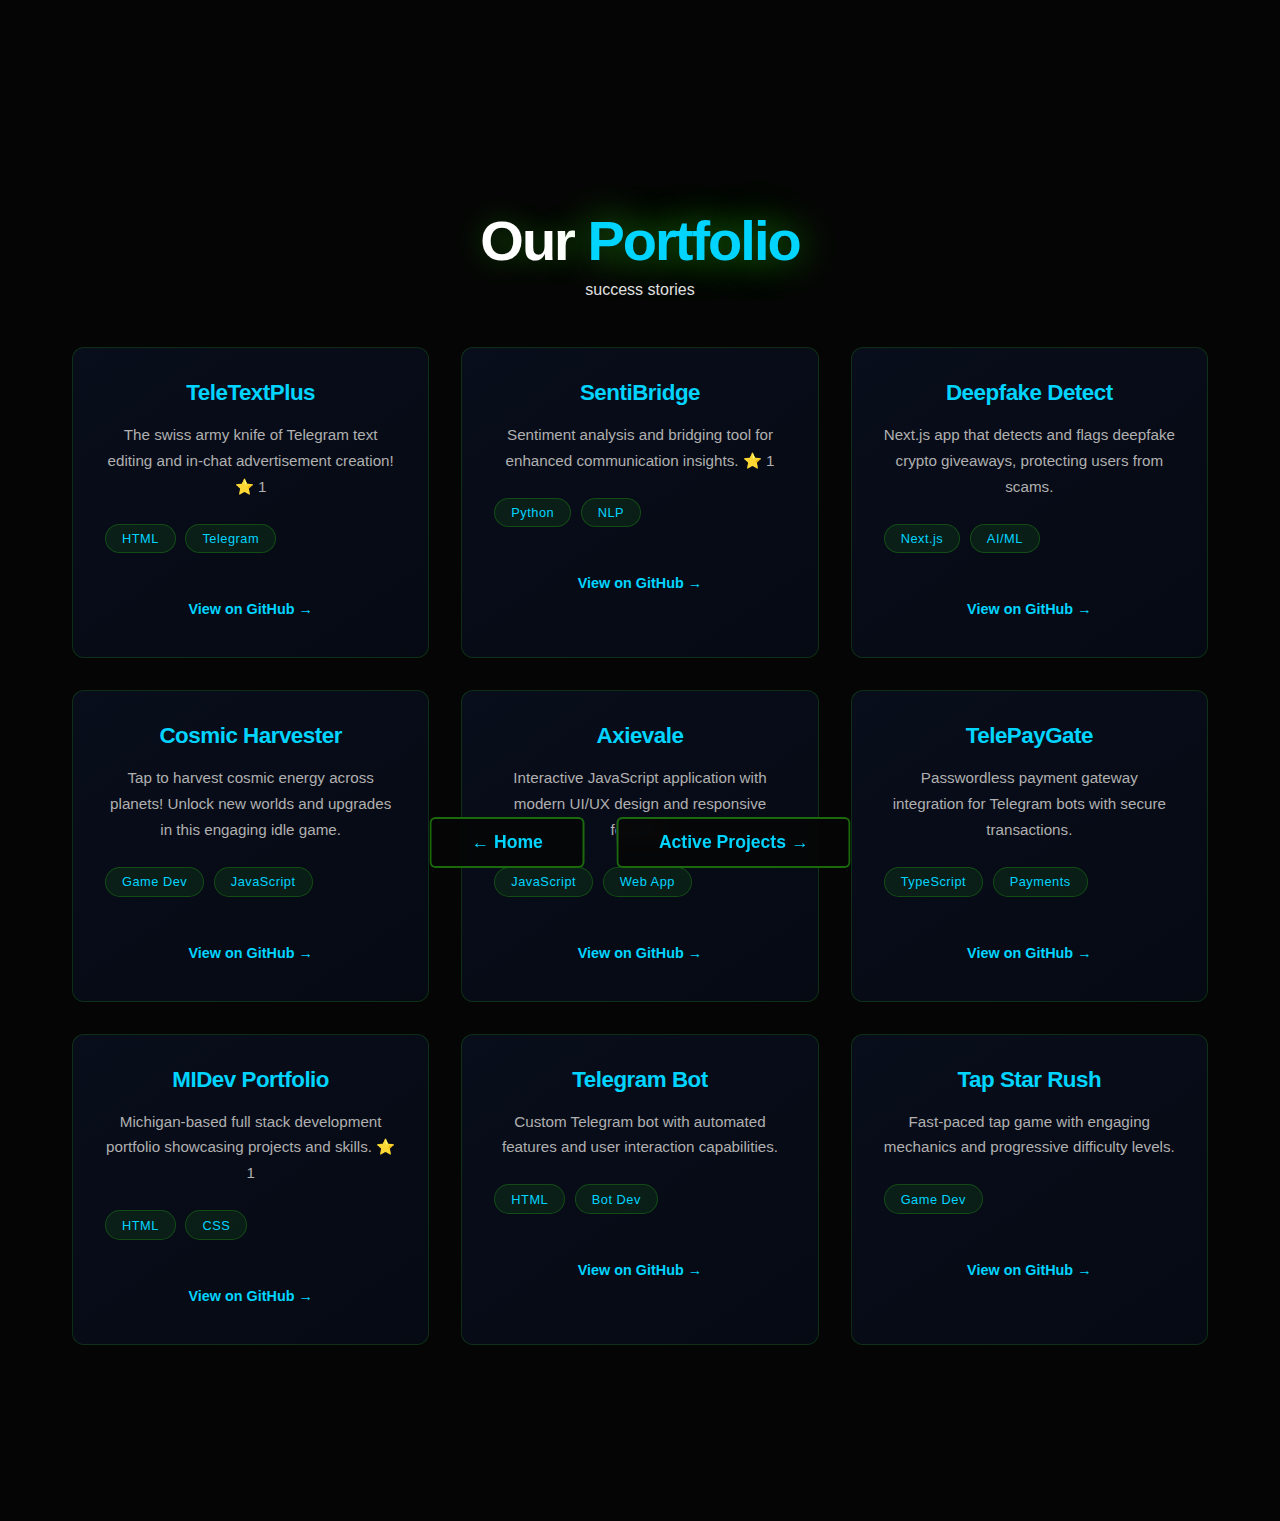
<file: portfolio.html>
<!DOCTYPE html>
<html lang="en">
<head>
    <meta charset="UTF-8">
    <meta name="viewport" content="width=device-width, initial-scale=1.0">
    <title>Portfolio - MIDev Michigan Full Stack Development</title>
    <style>
        /* Reset and Base Styles */
        * {
            margin: 0;
            padding: 0;
            box-sizing: border-box;
        }

        body {
            font-family: -apple-system, BlinkMacSystemFont, "Segoe UI", Roboto, Helvetica, Arial, sans-serif;
            background-color: #050505;
            color: #e0e0e0;
            min-height: 100vh;
            display: flex;
            flex-direction: column;
            align-items: center;
            justify-content: flex-start;
            text-align: center;
            overflow-x: hidden;
            position: relative;
        }

        /* Main Content Wrapper */
        .container {
            position: relative;
            z-index: 10;
            width: 100%;
            max-width: 1200px;
            margin: 0 auto;
            padding: 4rem 1rem;
        }

        /* Navigation Bar - Hidden */
        nav {
            display: none;
        }

        /* Back Navigation Button */
        .back-nav {
            position: fixed;
            bottom: 2rem;
            left: 50%;
            transform: translateX(-50%);
            display: flex;
            gap: 2rem;
            z-index: 100;
            justify-content: center;
            flex-wrap: wrap;
        }

        .back-nav a {
            color: #00d4ff;
            text-decoration: none;
            font-weight: 600;
            font-size: 1.1rem;
            padding: 0.8rem 2.5rem;
            border: 2px solid rgba(57, 255, 20, 0.4);
            border-radius: 6px;
            transition: all 0.3s ease;
            background: rgba(5, 5, 5, 0.9);
            backdrop-filter: blur(10px);
        }

        .back-nav a:hover {
            border-color: #00d4ff;
            box-shadow: 0 0 20px rgba(57, 255, 20, 0.4);
            background: rgba(57, 255, 20, 0.1);
            transform: translateY(-2px);
        }

        /* Page Title */
        .page-title {
            font-size: 3.5rem;
            font-weight: 800;
            letter-spacing: -2px;
            margin-bottom: 0.5rem;
            color: #ffffff;
            text-shadow: 0 0 30px rgba(57, 255, 20, 0.3);
            margin-top: 5rem;
        }

        .page-title span {
            color: #00d4ff;
            text-shadow: 0 0 40px rgba(57, 255, 20, 0.6);
        }

        .subtitle {
            font-size: 1.1rem;
            color: #808080;
            margin-bottom: 3rem;
            font-weight: 400;
        }

        /* Portfolio Grid */
        .portfolio-grid {
            display: grid;
            grid-template-columns: repeat(auto-fit, minmax(280px, 1fr));
            gap: 2rem;
            margin: 3rem 0;
        }

        .portfolio-item {
            background: linear-gradient(145deg, rgba(10, 15, 30, 0.9), rgba(5, 10, 20, 0.95));
            border: 1px solid rgba(57, 255, 20, 0.15);
            border-radius: 12px;
            padding: 2rem;
            transition: all 0.4s cubic-bezier(0.4, 0, 0.2, 1);
            cursor: pointer;
            position: relative;
            overflow: hidden;
        }

        .portfolio-item::before {
            content: '';
            position: absolute;
            top: 0;
            left: 0;
            right: 0;
            height: 3px;
            background: linear-gradient(90deg, transparent, #00d4ff, transparent);
            opacity: 0;
            transition: opacity 0.4s ease;
        }

        .portfolio-item:hover::before {
            opacity: 1;
        }

        .portfolio-item:hover {
            border-color: rgba(57, 255, 20, 0.4);
            transform: translateY(-8px) scale(1.02);
            box-shadow: 
                0 10px 40px rgba(57, 255, 20, 0.15),
                0 0 80px rgba(57, 255, 20, 0.05),
                inset 0 0 20px rgba(57, 255, 20, 0.02);
            background: linear-gradient(145deg, rgba(15, 20, 35, 0.95), rgba(8, 12, 25, 0.98));
        }

        .portfolio-item h3 {
            color: #00d4ff;
            margin-bottom: 1rem;
            font-size: 1.4rem;
            font-weight: 700;
            letter-spacing: -0.5px;
        }

        .portfolio-item p {
            color: #b0b0b0;
            line-height: 1.7;
            margin-bottom: 1.5rem;
            font-size: 0.95rem;
        }

        .tech-tags {
            display: flex;
            flex-wrap: wrap;
            gap: 0.6rem;
            justify-content: flex-start;
            margin-bottom: 1.5rem;
        }

        .tech-tag {
            background: rgba(57, 255, 20, 0.08);
            color: #00d4ff;
            padding: 0.4rem 1rem;
            border-radius: 20px;
            font-size: 0.8rem;
            border: 1px solid rgba(57, 255, 20, 0.2);
            font-weight: 500;
            letter-spacing: 0.5px;
            transition: all 0.3s ease;
        }

        .tech-tag:hover {
            background: rgba(57, 255, 20, 0.15);
            border-color: rgba(57, 255, 20, 0.4);
        }

        .portfolio-item a {
            color: #00d4ff;
            font-size: 0.9rem;
            font-weight: 600;
            text-decoration: none;
            display: inline-flex;
            align-items: center;
            gap: 0.5rem;
            transition: all 0.3s ease;
            padding: 0.5rem 0;
        }

        .portfolio-item a:hover {
            gap: 0.8rem;
            text-shadow: 0 0 10px rgba(57, 255, 20, 0.5);
        }

        /* Back Button */
        .back-button {
            display: inline-block;
            margin-bottom: 2rem;
            color: #00d4ff;
            text-decoration: none;
            font-weight: 500;
            transition: all 0.3s ease;
        }

        .back-button:hover {
            text-shadow: 0 0 10px rgba(57, 255, 20, 0.8);
        }

        /* Animations */
        @keyframes fadeIn {
            from {
                opacity: 0;
                transform: translateY(20px);
            }
            to {
                opacity: 1;
                transform: translateY(0);
            }
        }

        .portfolio-item {
            animation: fadeIn 0.6s ease-out forwards;
        }

        .portfolio-item:nth-child(1) { animation-delay: 0.1s; }
        .portfolio-item:nth-child(2) { animation-delay: 0.2s; }
        .portfolio-item:nth-child(3) { animation-delay: 0.3s; }
        .portfolio-item:nth-child(4) { animation-delay: 0.4s; }
        .portfolio-item:nth-child(5) { animation-delay: 0.5s; }
        .portfolio-item:nth-child(6) { animation-delay: 0.6s; }

        /* Responsive */
        @media (max-width: 768px) {
            .page-title {
                font-size: 2.5rem;
            }

            nav {
                padding: 1rem;
            }

            nav a {
                margin: 0 0.5rem;
                font-size: 0.9rem;
            }

            .portfolio-grid {
                grid-template-columns: 1fr;
            }
        }
    </style>
</head>
<body>
    <!-- Navigation -->
    <nav>
        <a href="index.html">Home</a>
        <a href="portfolio.html" class="active">Portfolio</a>
        <a href="projects.html">Projects</a>
    </nav>

    <!-- Main Content -->
    <div class="container">
    <div class="container">
        <h1 class="page-title">Our <span>Portfolio</span></h1>success stories</p>

        <div class="portfolio-grid">
            <div class="portfolio-item">
                <h3>TeleTextPlus</h3>
                <p>The swiss army knife of Telegram text editing and in-chat advertisement creation! ⭐ 1</p>
                <div class="tech-tags">
                    <span class="tech-tag">HTML</span>
                    <span class="tech-tag">Telegram</span>
                </div>
                <a href="https://github.com/toxzak-svg/TeleTextPlus" target="_blank" style="color: #00d4ff; font-size: 0.9rem; margin-top: 1rem; display: inline-block;">View on GitHub →</a>
            </div>

            <div class="portfolio-item">
                <h3>SentiBridge</h3>
                <p>Sentiment analysis and bridging tool for enhanced communication insights. ⭐ 1</p>
                <div class="tech-tags">
                    <span class="tech-tag">Python</span>
                    <span class="tech-tag">NLP</span>
                </div>
                <a href="https://github.com/toxzak-svg/SentiBridge" target="_blank" style="color: #00d4ff; font-size: 0.9rem; margin-top: 1rem; display: inline-block;">View on GitHub →</a>
            </div>

            <div class="portfolio-item">
                <h3>Deepfake Detect</h3>
                <p>Next.js app that detects and flags deepfake crypto giveaways, protecting users from scams.</p>
                <div class="tech-tags">
                    <span class="tech-tag">Next.js</span>
                    <span class="tech-tag">AI/ML</span>
                </div>
                <a href="https://github.com/toxzak-svg/Deepfake-Detect" target="_blank" style="color: #00d4ff; font-size: 0.9rem; margin-top: 1rem; display: inline-block;">View on GitHub →</a>
            </div>

            <div class="portfolio-item">
                <h3>Cosmic Harvester</h3>
                <p>Tap to harvest cosmic energy across planets! Unlock new worlds and upgrades in this engaging idle game.</p>
                <div class="tech-tags">
                    <span class="tech-tag">Game Dev</span>
                    <span class="tech-tag">JavaScript</span>
                </div>
                <a href="https://github.com/toxzak-svg/cosmicharvester" target="_blank" style="color: #00d4ff; font-size: 0.9rem; margin-top: 1rem; display: inline-block;">View on GitHub →</a>
            </div>

            <div class="portfolio-item">
                <h3>Axievale</h3>
                <p>Interactive JavaScript application with modern UI/UX design and responsive features.</p>
                <div class="tech-tags">
                    <span class="tech-tag">JavaScript</span>
                    <span class="tech-tag">Web App</span>
                </div>
                <a href="https://github.com/toxzak-svg/Axievale" target="_blank" style="color: #00d4ff; font-size: 0.9rem; margin-top: 1rem; display: inline-block;">View on GitHub →</a>
            </div>

            <div class="portfolio-item">
                <h3>TelePayGate</h3>
                <p>Passwordless payment gateway integration for Telegram bots with secure transactions.</p>
                <div class="tech-tags">
                    <span class="tech-tag">TypeScript</span>
                    <span class="tech-tag">Payments</span>
                </div>
                <a href="https://github.com/toxzak-svg/TelePayGate-passwordless-archive" target="_blank" style="color: #00d4ff; font-size: 0.9rem; margin-top: 1rem; display: inline-block;">View on GitHub →</a>
            </div>

            <div class="portfolio-item">
                <h3>MIDev Portfolio</h3>
                <p>Michigan-based full stack development portfolio showcasing projects and skills. ⭐ 1</p>
                <div class="tech-tags">
                    <span class="tech-tag">HTML</span>
                    <span class="tech-tag">CSS</span>
                </div>
                <a href="https://github.com/toxzak-svg/MIDev" target="_blank" style="color: #00d4ff; font-size: 0.9rem; margin-top: 1rem; display: inline-block;">View on GitHub →</a>
            </div>

            <div class="portfolio-item">
                <h3>Telegram Bot</h3>
                <p>Custom Telegram bot with automated features and user interaction capabilities.</p>
                <div class="tech-tags">
                    <span class="tech-tag">HTML</span>
                    <span class="tech-tag">Bot Dev</span>
                </div>
                <a href="https://github.com/toxzak-svg/telegrambot" target="_blank" style="color: #00d4ff; font-size: 0.9rem; margin-top: 1rem; display: inline-block;">View on GitHub →</a>
            </div>

            <div class="portfolio-item">
                <h3>Tap Star Rush</h3>
                <p>Fast-paced tap game with engaging mechanics and progressive difficulty levels.</p>
                <div class="tech-tags">
                    <span class="tech-tag">Game Dev</span>
                </div>
                <a href="https://github.com/toxzak-svg/tapstarrush" target="_blank" style="color: #00d4ff; font-size: 0.9rem; margin-top: 1rem; display: inline-block;">View on GitHub →</a>
            </div>
        </div>
    </div>

    <!-- Bottom Navigation -->
    <div class="back-nav">
        <a href="index.html">← Home</a>
        <a href="projects.html">Active Projects →</a>
    </div>
</body>
</html>
</file>
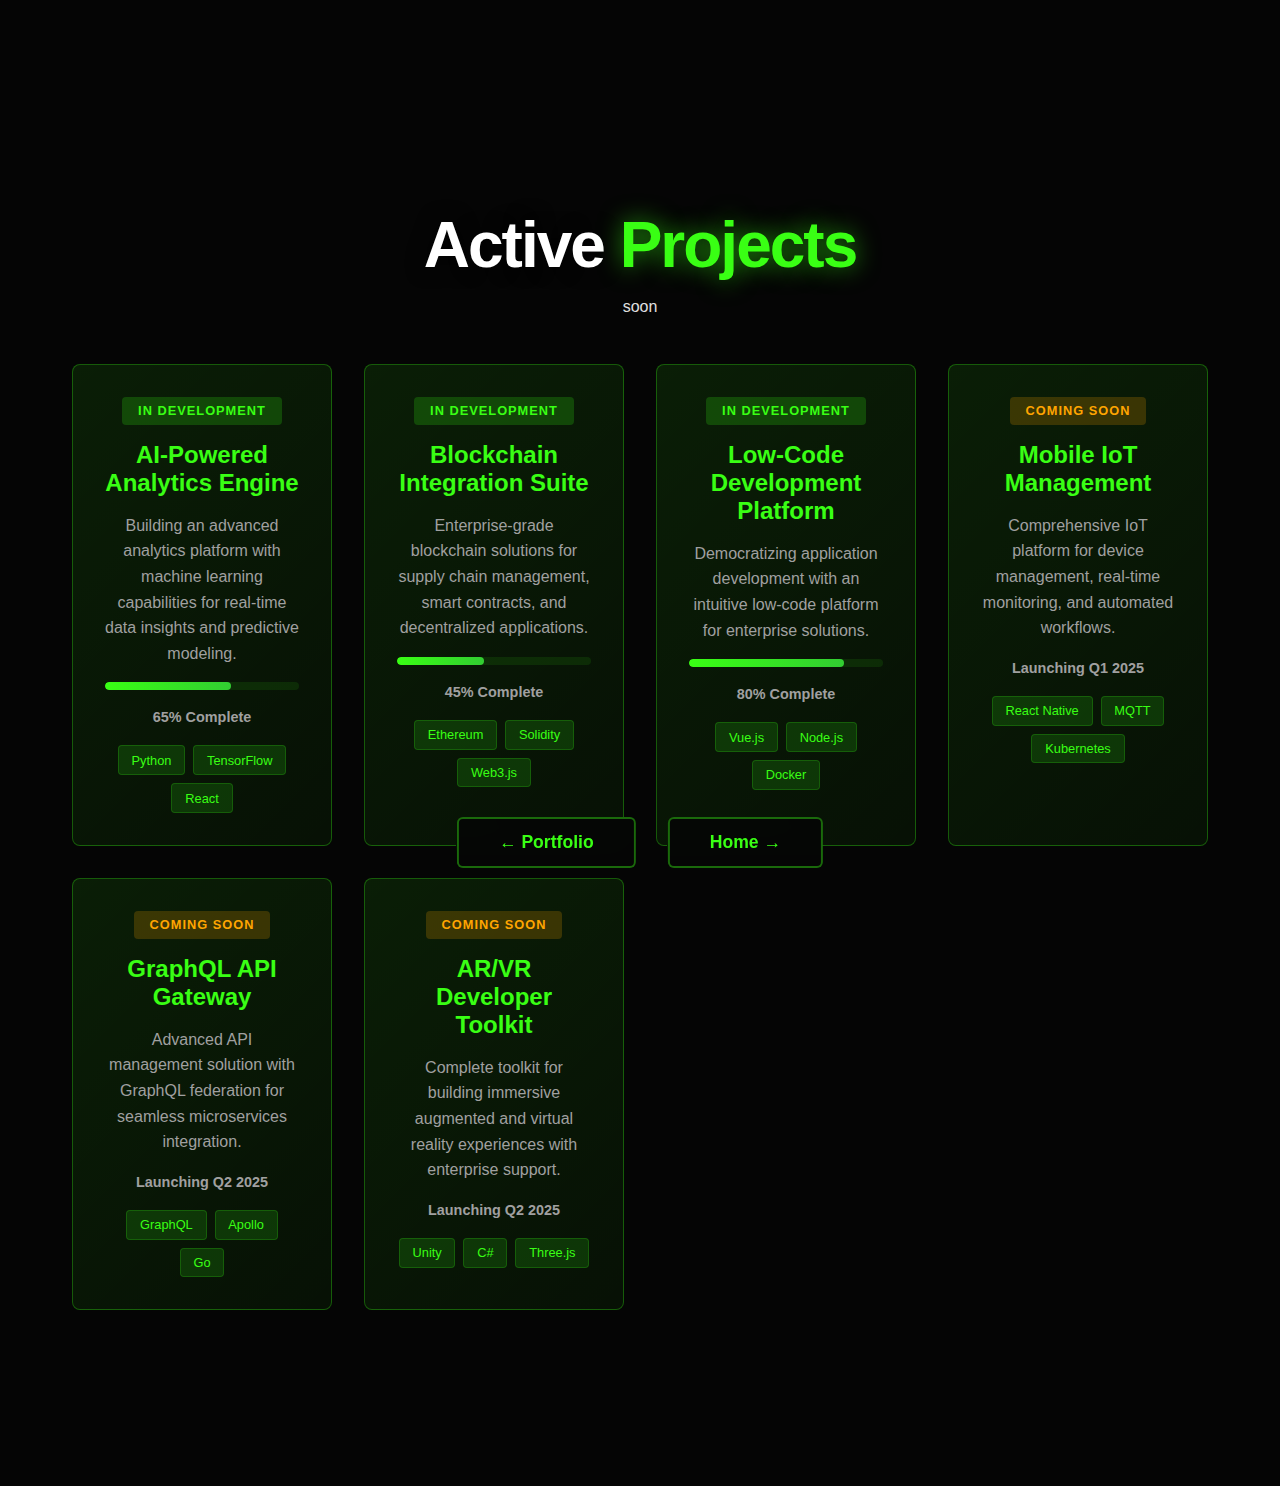
<file: projects.html>
<!DOCTYPE html>
<html lang="en">
<head>
    <meta charset="UTF-8">
    <meta name="viewport" content="width=device-width, initial-scale=1.0">
    <title>Active Projects - MIDev Michigan Full Stack Development</title>
    <style>
        /* Reset and Base Styles */
        * {
            margin: 0;
            padding: 0;
            box-sizing: border-box;
        }

        body {
            font-family: -apple-system, BlinkMacSystemFont, "Segoe UI", Roboto, Helvetica, Arial, sans-serif;
            background-color: #050505;
            color: #e0e0e0;
            min-height: 100vh;
            display: flex;
            flex-direction: column;
            align-items: center;
            justify-content: flex-start;
            text-align: center;
            overflow-x: hidden;
            position: relative;
        }

        /* Main Content Wrapper */
        .container {
            position: relative;
            z-index: 10;
            width: 100%;
            max-width: 1200px;
            margin: 0 auto;
            padding: 4rem 1rem;
        }

        /* Navigation Bar - Hidden */
        nav {
            display: none;
        }

        /* Back Navigation Button */
        .back-nav {
            position: fixed;
            bottom: 2rem;
            left: 50%;
            transform: translateX(-50%);
            display: flex;
            gap: 2rem;
            z-index: 100;
            justify-content: center;
            flex-wrap: wrap;
        }

        .back-nav a {
            color: #39FF14;
            text-decoration: none;
            font-weight: 600;
            font-size: 1.1rem;
            padding: 0.8rem 2.5rem;
            border: 2px solid rgba(57, 255, 20, 0.4);
            border-radius: 6px;
            transition: all 0.3s ease;
            background: rgba(5, 5, 5, 0.9);
            backdrop-filter: blur(10px);
        }

        .back-nav a:hover {
            border-color: #39FF14;
            box-shadow: 0 0 20px rgba(57, 255, 20, 0.4);
            background: rgba(57, 255, 20, 0.1);
            transform: translateY(-2px);
        }

        /* Page Title */
        .page-title {
            font-size: 4rem;
            font-weight: 800;
            letter-spacing: -2px;
            margin-bottom: 1rem;
            color: #ffffff;
            text-shadow: 0 0 20px rgba(0,0,0,0.8);
            margin-top: 5rem;
        }

        .page-title span {
            color: #39FF14;
            text-shadow: 0 0 25px rgba(57, 255, 20, 0.6);
        }

        .subtitle {
            font-size: 1.2rem;
            color: #a0a0a0;
            margin-bottom: 3rem;
        }

        /* Projects Grid */
        .projects-grid {
            display: grid;
            grid-template-columns: repeat(auto-fit, minmax(210px, 1fr));
            gap: 2rem;
            margin: 3rem 0;
        }

        .project-item {
            background: linear-gradient(135deg, rgba(57, 255, 20, 0.1) 0%, rgba(57, 255, 20, 0.05) 100%);
            border: 1px solid rgba(57, 255, 20, 0.3);
            border-radius: 8px;
            padding: 2rem;
            transition: all 0.3s ease;
            position: relative;
        }

        .project-item:hover {
            border-color: #39FF14;
            transform: translateY(-10px);
            box-shadow: 0 0 30px rgba(57, 255, 20, 0.3);
        }

        .project-status {
            display: inline-block;
            background: rgba(57, 255, 20, 0.2);
            color: #39FF14;
            padding: 0.4rem 1rem;
            border-radius: 4px;
            font-size: 0.8rem;
            font-weight: 600;
            margin-bottom: 1rem;
            text-transform: uppercase;
            letter-spacing: 1px;
        }

        .project-status.coming {
            background: rgba(255, 165, 0, 0.2);
            color: #FFA500;
        }

        .project-item h3 {
            color: #39FF14;
            margin-bottom: 1rem;
            font-size: 1.5rem;
        }

        .project-item p {
            color: #a0a0a0;
            line-height: 1.6;
            margin-bottom: 1rem;
        }

        .progress-bar {
            width: 100%;
            height: 8px;
            background: rgba(57, 255, 20, 0.1);
            border-radius: 4px;
            overflow: hidden;
            margin: 1rem 0;
        }

        .progress-fill {
            height: 100%;
            background: linear-gradient(90deg, #39FF14 0%, #32CD32 100%);
            border-radius: 4px;
            transition: width 0.3s ease;
        }

        .progress-text {
            font-size: 0.9rem;
            color: #39FF14;
            font-weight: 600;
            margin-bottom: 1rem;
        }

        .launch-date {
            font-size: 0.9rem;
            color: #FFA500;
            font-weight: 600;
        }

        .tech-tags {
            display: flex;
            flex-wrap: wrap;
            gap: 0.5rem;
            justify-content: center;
            margin-top: 1rem;
        }

        .tech-tag {
            background: rgba(57, 255, 20, 0.15);
            color: #39FF14;
            padding: 0.4rem 0.8rem;
            border-radius: 4px;
            font-size: 0.8rem;
            border: 1px solid rgba(57, 255, 20, 0.2);
        }

        /* Back Button */
        .back-button {
            display: inline-block;
            margin-bottom: 2rem;
            color: #39FF14;
            text-decoration: none;
            font-weight: 500;
            transition: all 0.3s ease;
        }

        .back-button:hover {
            text-shadow: 0 0 10px rgba(57, 255, 20, 0.8);
        }

        /* Animations */
        @keyframes fadeIn {
            from {
                opacity: 0;
                transform: translateY(20px);
            }
            to {
                opacity: 1;
                transform: translateY(0);
            }
        }

        .project-item {
            animation: fadeIn 0.6s ease-out forwards;
        }

        .project-item:nth-child(1) { animation-delay: 0.1s; }
        .project-item:nth-child(2) { animation-delay: 0.2s; }
        .project-item:nth-child(3) { animation-delay: 0.3s; }
        .project-item:nth-child(4) { animation-delay: 0.4s; }
        .project-item:nth-child(5) { animation-delay: 0.5s; }
        .project-item:nth-child(6) { animation-delay: 0.6s; }

        /* Responsive */
        @media (max-width: 768px) {
            .page-title {
                font-size: 2.5rem;
            }

            nav {
                padding: 1rem;
            }

            nav a {
                margin: 0 0.5rem;
                font-size: 0.9rem;
            }

            .projects-grid {
                grid-template-columns: 1fr;
            }
        }
    </style>
</head>
<body>
    <!-- Navigation -->
    <nav>
        <a href="index.html">Home</a>
        <a href="portfolio.html">Portfolio</a>
        <a href="projects.html" class="active">Projects</a>
    </nav>

    <!-- Main Content -->
    <div class="container">
    <div class="container">
        <h1 class="page-title">Active <span>Projects</span></h1>soon</p>

        <div class="projects-grid">
            <div class="project-item">
                <span class="project-status">In Development</span>
                <h3>AI-Powered Analytics Engine</h3>
                <p>Building an advanced analytics platform with machine learning capabilities for real-time data insights and predictive modeling.</p>
                <div class="progress-bar">
                    <div class="progress-fill" style="width: 65%"></div>
                </div>
                <p class="progress-text">65% Complete</p>
                <div class="tech-tags">
                    <span class="tech-tag">Python</span>
                    <span class="tech-tag">TensorFlow</span>
                    <span class="tech-tag">React</span>
                </div>
            </div>

            <div class="project-item">
                <span class="project-status">In Development</span>
                <h3>Blockchain Integration Suite</h3>
                <p>Enterprise-grade blockchain solutions for supply chain management, smart contracts, and decentralized applications.</p>
                <div class="progress-bar">
                    <div class="progress-fill" style="width: 45%"></div>
                </div>
                <p class="progress-text">45% Complete</p>
                <div class="tech-tags">
                    <span class="tech-tag">Ethereum</span>
                    <span class="tech-tag">Solidity</span>
                    <span class="tech-tag">Web3.js</span>
                </div>
            </div>

            <div class="project-item">
                <span class="project-status">In Development</span>
                <h3>Low-Code Development Platform</h3>
                <p>Democratizing application development with an intuitive low-code platform for enterprise solutions.</p>
                <div class="progress-bar">
                    <div class="progress-fill" style="width: 80%"></div>
                </div>
                <p class="progress-text">80% Complete</p>
                <div class="tech-tags">
                    <span class="tech-tag">Vue.js</span>
                    <span class="tech-tag">Node.js</span>
                    <span class="tech-tag">Docker</span>
                </div>
            </div>

            <div class="project-item">
                <span class="project-status coming">Coming Soon</span>
                <h3>Mobile IoT Management</h3>
                <p>Comprehensive IoT platform for device management, real-time monitoring, and automated workflows.</p>
                <p class="launch-date">Launching Q1 2025</p>
                <div class="tech-tags">
                    <span class="tech-tag">React Native</span>
                    <span class="tech-tag">MQTT</span>
                    <span class="tech-tag">Kubernetes</span>
                </div>
            </div>

            <div class="project-item">
                <span class="project-status coming">Coming Soon</span>
                <h3>GraphQL API Gateway</h3>
                <p>Advanced API management solution with GraphQL federation for seamless microservices integration.</p>
                <p class="launch-date">Launching Q2 2025</p>
                <div class="tech-tags">
                    <span class="tech-tag">GraphQL</span>
                    <span class="tech-tag">Apollo</span>
                    <span class="tech-tag">Go</span>
                </div>
            </div>

            <div class="project-item">
                <span class="project-status coming">Coming Soon</span>
                <h3>AR/VR Developer Toolkit</h3>
                <p>Complete toolkit for building immersive augmented and virtual reality experiences with enterprise support.</p>
                <p class="launch-date">Launching Q2 2025</p>
                <div class="tech-tags">
                    <span class="tech-tag">Unity</span>
                    <span class="tech-tag">C#</span>
                    <span class="tech-tag">Three.js</span>
                </div>
            </div>
        </div>
    </div>

    <!-- Bottom Navigation -->
    <div class="back-nav">
        <a href="portfolio.html">← Portfolio</a>
        <a href="index.html">Home →</a>
    </div>
</body>
</html>
</file>
